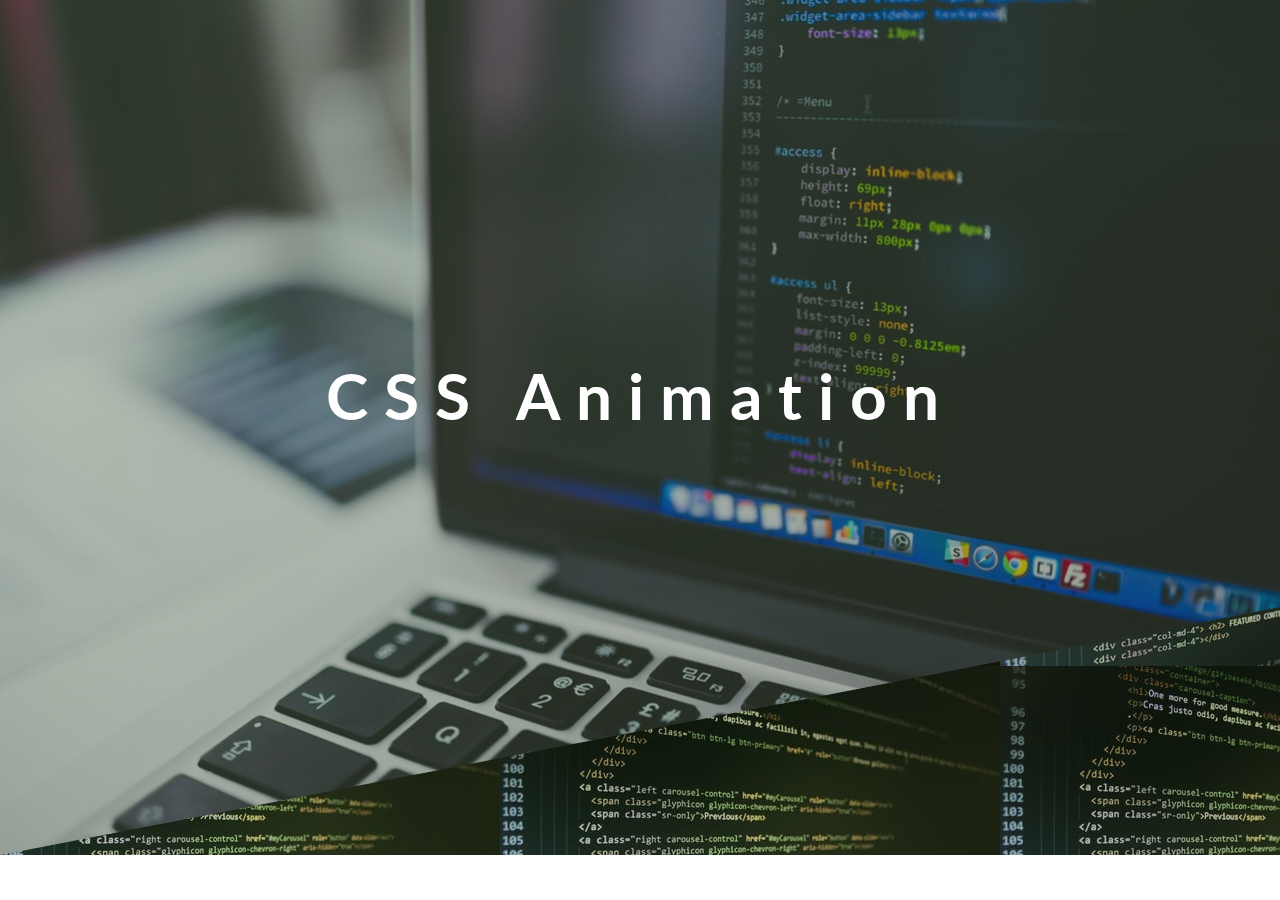
<file: index.html>
<!DOCTYPE html>
<html lang="en">
<head>
    <meta charset="UTF-8">
    <meta name="viewport" content="width=device-width, initial-scale=1.0">
    <meta http-equiv="X-UA-Compatible" content="ie=edge">
    <link href="https://fonts.googleapis.com/css?family=Lato&display=swap" rel="stylesheet">
    <link rel="icon" href="img/favicon.ico">

    <link rel="stylesheet" href="CSS/style.css">
    <title>Hinnar Vilkre</title>
</head>
<body>
    <div class="back-picture">
        <div class="main-container">
            <div class="main-content">
                <h2 class="CCS-Animation">CSS Animation</h2>
                
        
                <ul>
                    <li class="item1"><a href="transition.html" target="_blank">Transition</a></li>
                    <li class="item2"><a href="keyframes.html" target="_blank">Keyframes</a></li>
                    <li class="item3"><a href="landing.html" target="_blank">Landing</a></li>
                </ul>  
            </div>   
        </div>
    </div>
</body>
</html>
</file>
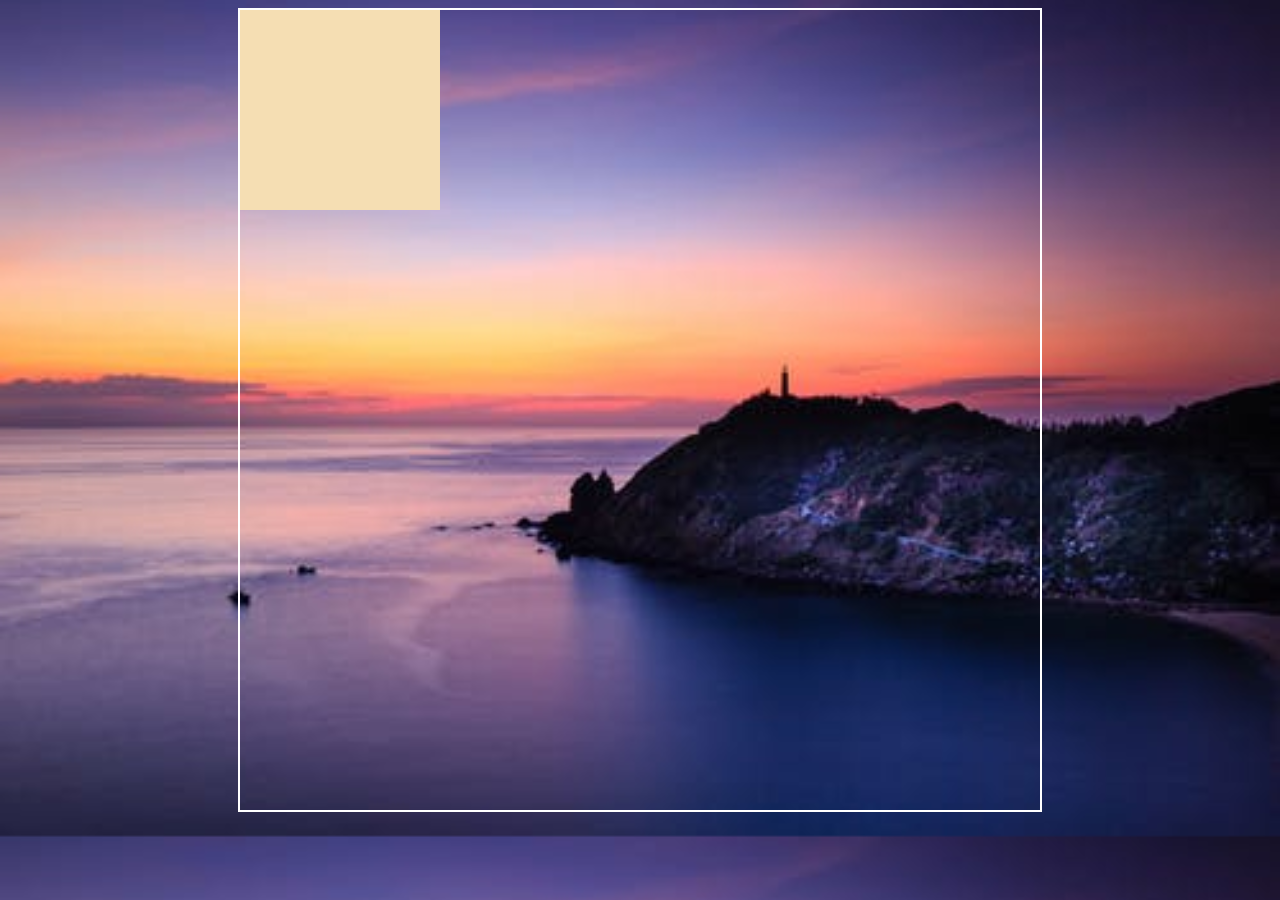
<file: keyframes.html>
<!DOCTYPE html>
<html lang="en">
<head>
    <meta charset="UTF-8">
    <meta name="viewport" content="width=device-width, initial-scale=1.0">
    <meta http-equiv="X-UA-Compatible" content="ie=edge">
    <link rel="stylesheet" href="CSS/keyframes.css">
    <title>KeyFrames</title>
</head>
<body>
    <div class="main-container">
        <div class="box"></div>
    </div>
    
</body>
</html>
</file>
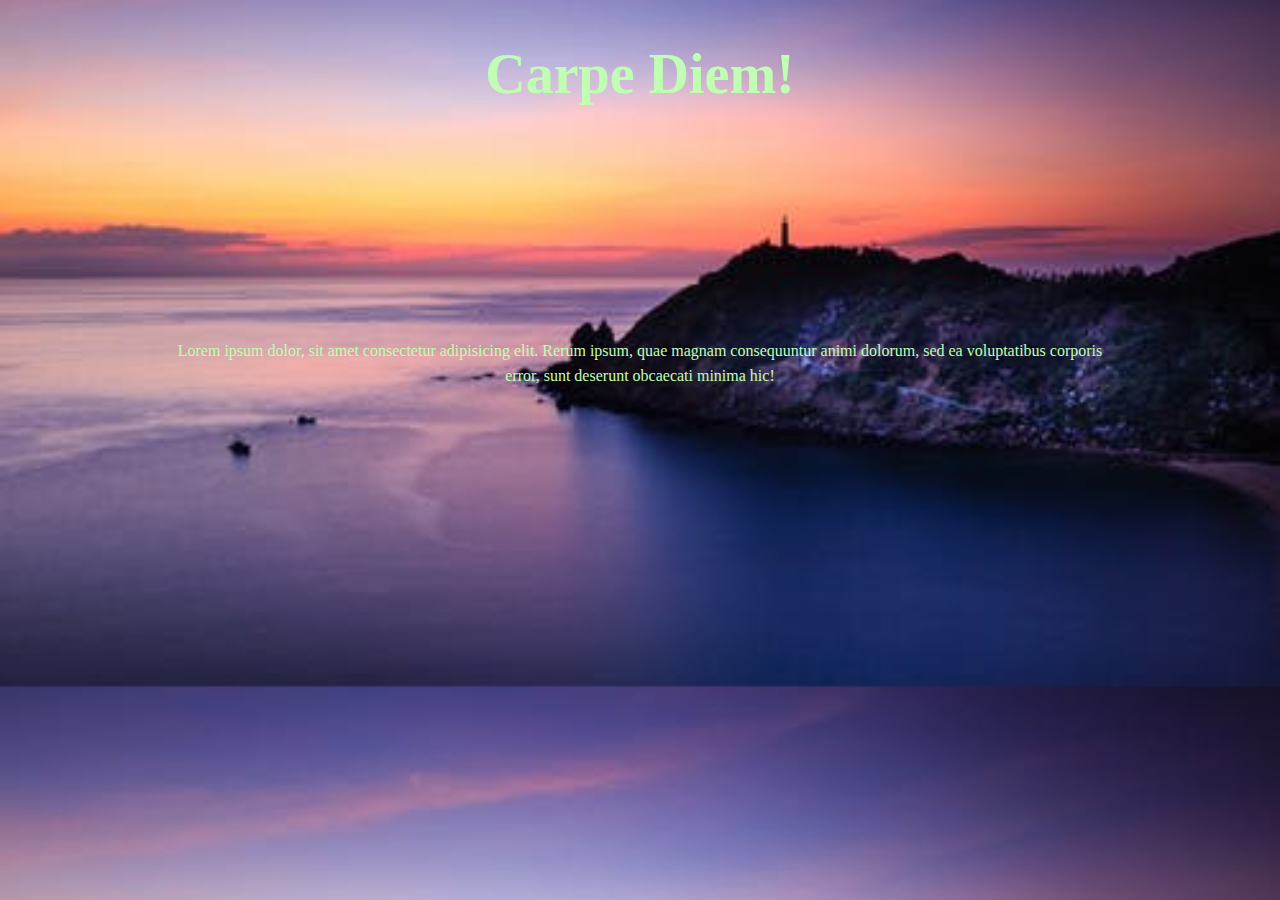
<file: landing.html>
<!DOCTYPE html>
<html lang="en">
<head>
    <meta charset="UTF-8">
    <meta name="viewport" content="width=device-width, initial-scale=1.0">
    <meta http-equiv="X-UA-Compatible" content="ie=edge">
    <link rel="stylesheet" href="CSS/landing.css">
    <title>Landing Page</title>
</head>
<body>
    <header id="showcase">
        <h1>Carpe Diem!</h1>
    </header>

    <div id="content" class="container" >
        Lorem ipsum dolor, sit amet consectetur adipisicing elit. Rerum ipsum, quae magnam consequuntur animi dolorum, sed ea voluptatibus corporis error, sunt deserunt obcaecati minima hic!
    </div>
    
    <a href="#" class="btn">Learn More</a>

</body>
</html>
</file>
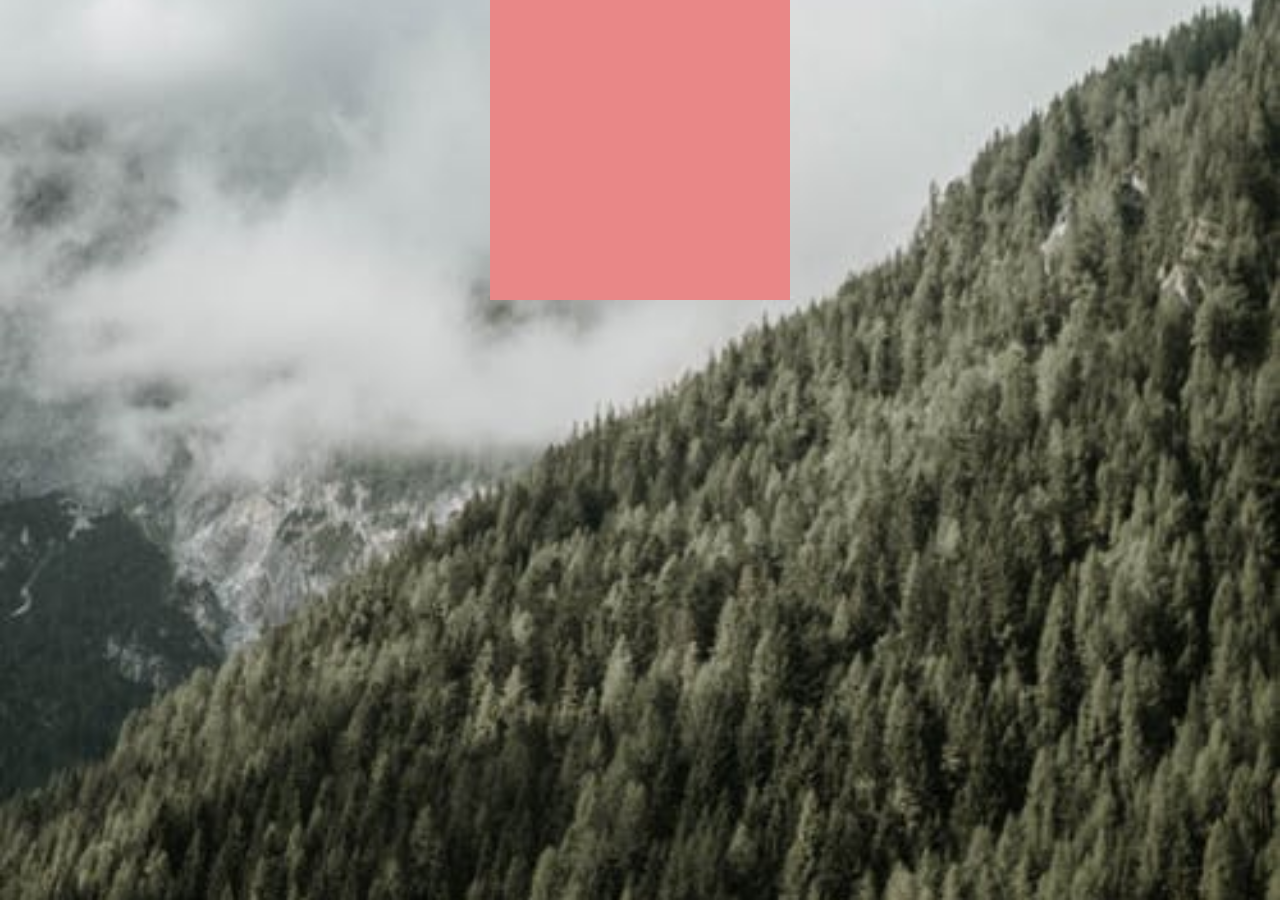
<file: transition.html>
<!DOCTYPE html>
<html lang="en">
<head>
    <meta charset="UTF-8">
    <meta name="viewport" content="width=device-width, initial-scale=1.0">
    <meta http-equiv="X-UA-Compatible" content="ie=edge">
    <link rel="stylesheet" href="CSS/transition.css">
    <title>Document</title>
</head>
<body>
    <div class="box"></div>
</body>
</html>
</file>
<file: CSS/style.css>
:root {
    --light-green: rgba(31, 73, 23, 0.3);
    --medium-green: rgba(21, 34, 16, 0.4);
    --wight: rgb(255, 255, 255);

}

* {
    margin: 0;
    padding: 0;
    box-sizing: border-box;
}

body {
    font-family: 'Lato', sans-serif;
    font-size: 1rem;
    line-height: 1.7;
    color: var(--wight);
}

.back-picture {
    background-image:
    linear-gradient(to right top, var(--light-green),var(--medium-green)),
    url('../img/html.jpeg');
}

.main-container {
    height: 95vh;
    background-image: 
        linear-gradient(to right bottom,var(--light-green),var(--medium-green)),
        url('../img/computer.jpg');
    background-size: cover;
    background-position: center;
    clip-path: polygon(0 0, 100% 0, 100% 71%, 0% 100%);
}

.main-content {
    top: 40%;
    width: 60%;
    text-align: center;
    position: relative;
    margin: 0 auto;
}

.CCS-Animation {
    display: block;
    font-size: 4rem;
    letter-spacing: 16px;
    animation-name: moveInRight;
    animation-duration: 3s;
}

@keyframes moveInRight {
    0% {
        opacity: 0;
        transform: translate(150px)
    }
    100%{
        opacity: 1;
        transform:translate(0)
    }
}

ul {
    list-style: none;
    margin: 4rem auto;
    padding: 0;
    text-align: center;
}

ul a {
    text-decoration: none;
    color: #fff;
    
}

ul li {
    text-align: center;
    display: inline-block;
    height: 7%;
    width: 20%;
    padding: 2rem;
    position: relative;
    border: 2px solid #fff;    
    transition: transform 1s;
    box-sizing: border-box;
    margin-top: 1rem;
}

ul li:not(:last-child) {
    margin-right: 2rem;
}

ul li:hover {
    transform: scale(1.1);
}

.item1 {
    opacity: 0;
    animation-name: item1;
    animation-duration: 3s;
    animation-delay: 1s;
    animation-fill-mode: forwards;
}

@keyframes item1{
    0% {opacity: 0;}
    100% {opacity: 1;}
}
.item2 {
    opacity: 0;
    animation-name: item2;
    animation-duration: 3s;
    animation-delay: 2s;
    animation-fill-mode: forwards;
}

@keyframes item2{
    0% {opacity: 0;}
    100% {opacity: 1;}
}

.item3 {
    opacity: 0;
    animation-name: item2;
    animation-duration: 3s;
    animation-delay: 3s;
    animation-fill-mode: forwards;
}

@keyframes item3{
    0% {opacity: 0;}
    100% {opacity: 1;}
}
</file>
<file: CSS/keyframes.css>
body {
    background: url('../img/nature2.jpeg');
    background-size: cover;
    background-position: center;
}

.main-container {
    height: 800px;
    width: 800px;
    border: 2px solid rgb(255, 255, 255);
    margin: 0 auto;
    position: relative;
}

.box {
    height: 200px;
    width: 200px;
    background-color: wheat;
    position: absolute;
    animation-name: moveBox;
    animation-duration: 10s;
    animation-iteration-count: infinite;
}

@keyframes moveBox {
    0% {left: 0; top: 0; background-color: wheat; border-radius: 0}
    25% {left: 75%; top: 0; background-color: red; border-radius: 20%}
    50% {left: 75%; top: 75%; background-color: green; border-radius: 30%}
    75% {left: 0; top: 75%; background-color: blue;  border-radius: 50%}
    100% {left: 0; top: 0; background-color: wheat;}
}
</file>
<file: CSS/landing.css>
body {
    background: url('../img/nature2.jpeg');
    color: #c0ffb3;
    text-align: center;
    line-height: 1.6;
    background-size: cover;
    background-position: center;
}

.container {
    max-width: 960px;
    margin: auto;
    padding: 0 2rem;
}

#showcase {
    height: 300px;
}

#showcase h1 {
    font-size: 3.5rem;
    line-height: 1.3;
    position: relative;
    animation-name: heading;
    animation-duration: 3s;
    animation-fill-mode: forwards;
}

@keyframes heading {
    0% {top: -50px;}
    100% { top: 200px;}
}

#content {
    position: relative;
    animation-name: content;
    animation-duration: 3s;
    animation-fill-mode: forwards;
}

@keyframes content {
    0% {left: -1000px}
    100% {left: 0;}
}

.btn {
    display: inline-block;
    color: white;
    text-decoration: none;
    padding: 1rem;
    margin: 2rem;
    border: 1px solid white;
    opacity: 0;
    animation-name: button;
    animation-duration: 3s;
    animation-fill-mode: forwards;
    transition-property: transform;
    transition-duration: 1s;
    text-transform: uppercase;
}

.btn:hover {
    transform: rotateY(360deg);
    
}

@keyframes button {
    0% {opacity: 0;}
    100% {opacity: 1;}
}
</file>
<file: CSS/transition.css>
* {
    margin: 0;
    padding: 0;
    border: 0;
    outline: 0;
    font-size: 100%;
    vertical-align: baseline;
    background: transparent;
    box-sizing: border-box; 
}

body {
    background:
    url('../img/nature1.jpeg');
    background-size: cover;
    background-position: center;
}

.box {
    height: 300px;
    width: 300px;
    background-color: rgb(233, 135, 135);
    margin: 0 auto;
    position: relative;
    top: 10%;
    transition-duration: 2s;
    transition-property: all;
}

.box:hover {
    background-color: red;
    border-radius:  50%;
    transform: rotateY(180deg);
    /*transform: scale(0.5);*/
    
    
}
</file>
